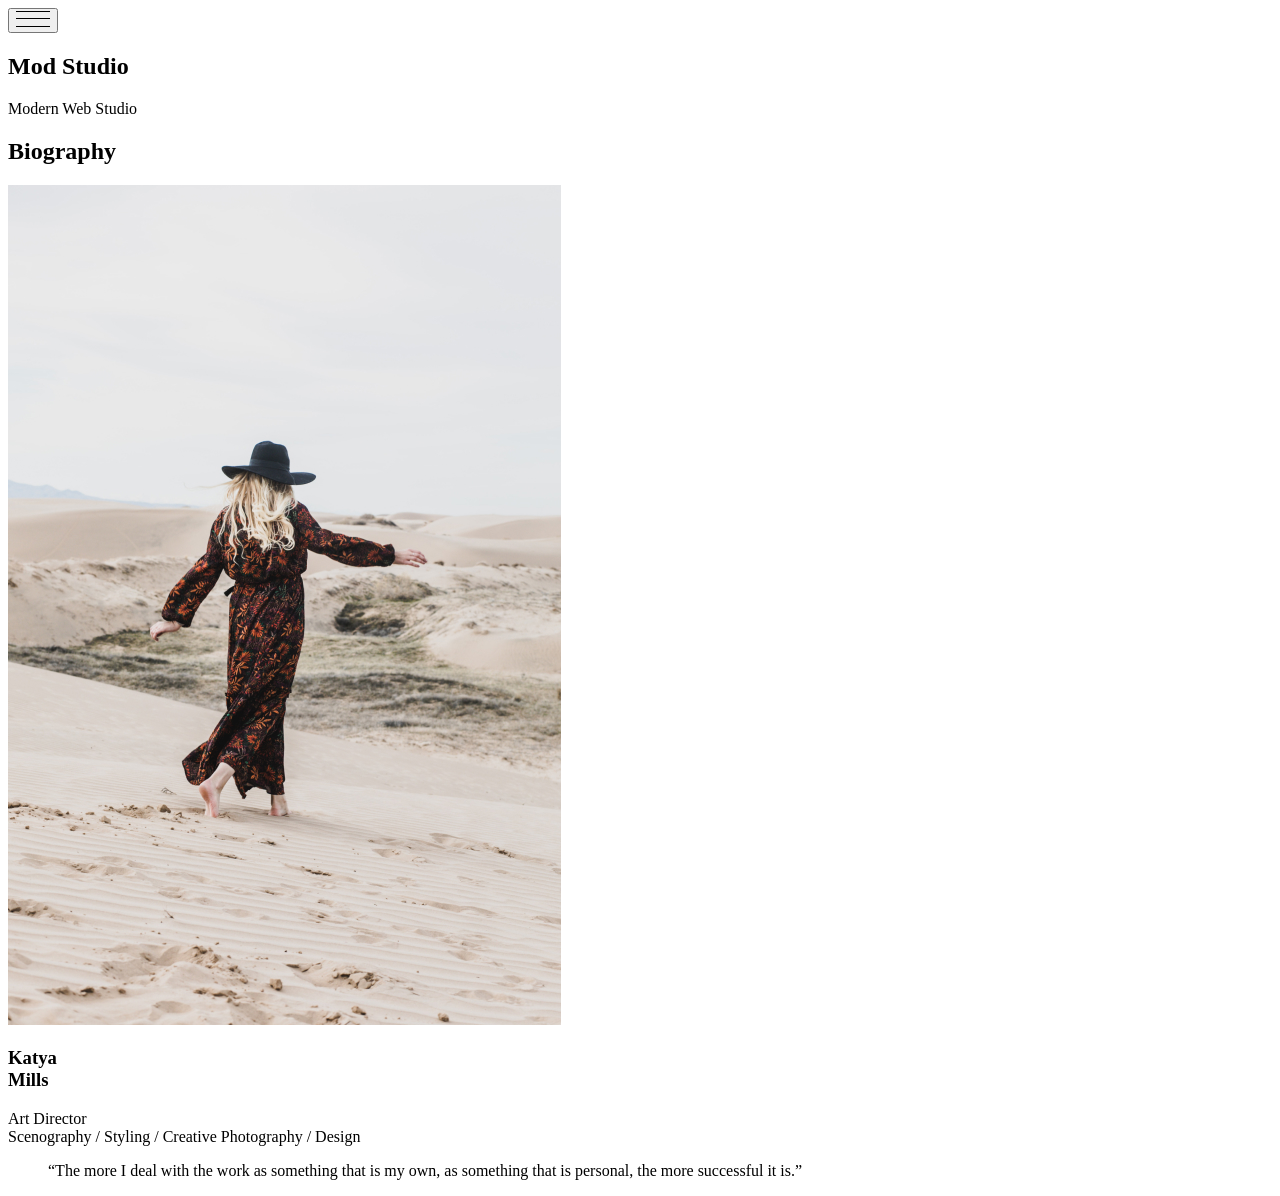
<file: Otus-webpack-demo-main/src/index.html>
<!DOCTYPE html>
<html lang="en">
  <head>
    <meta charset="UTF-8">
    <meta http-equiv="X-UA-Compatible" content="IE=edge">
    <meta name="viewport" content="width=device-width, initial-scale=1.0">
    <title>Mod Studio</title>
    <link rel="shortcut icon" href="favicon.ico" type="image/x-icon">
    <link rel="preconnect" href="https://fonts.googleapis.com">
    <link rel="preconnect" href="https://fonts.gstatic.com" crossorigin>
    <link href="https://fonts.googleapis.com/css2?family=Roboto:wght@400;500;700&display=swap" rel="stylesheet">
  </head>
<body>

  <header class="header wrap">
    <button class="menu-btn" type="button">
      <img src="./img/burger.svg" alt="Open menu.">
    </button>
  </header>

  <section class="promo wrap">
    <div class="promo-wrap">
      <div class="promo-box">
        <h1 class="promo-title title">Mod Studio</h1>
        <p class="promo-desc">Modern Web Studio</p>
      </div>
    </div>
  </section>
  
  <section class="about wrap">
    <div class="about-wrap">
      <h2 class="about-title">Biography</h2>
      <div class="about-img-box">
        <picture>
          <source media="(max-width: 767.99px)" srcset="./img/authtor-mobile.jpg">
          <img src="./img/authtor.jpg" alt="Katya Mills photo">
        </picture>
        
      </div>
      <div class="about-text-box">
        <h3 class="about-name  title">Katya <br>Mills</h3>
        <p class="about-prof">
          Art Director<br>
          Scenography / Styling / Creative Photography / Design
        </p>
        <blockquote class="about-cite">
          “The more I deal with the work as something that is my own,  as something that is personal, the more successful it is.”
        </blockquote>
      </div>
    </div>
  </section>

</body>
</html>
</file>
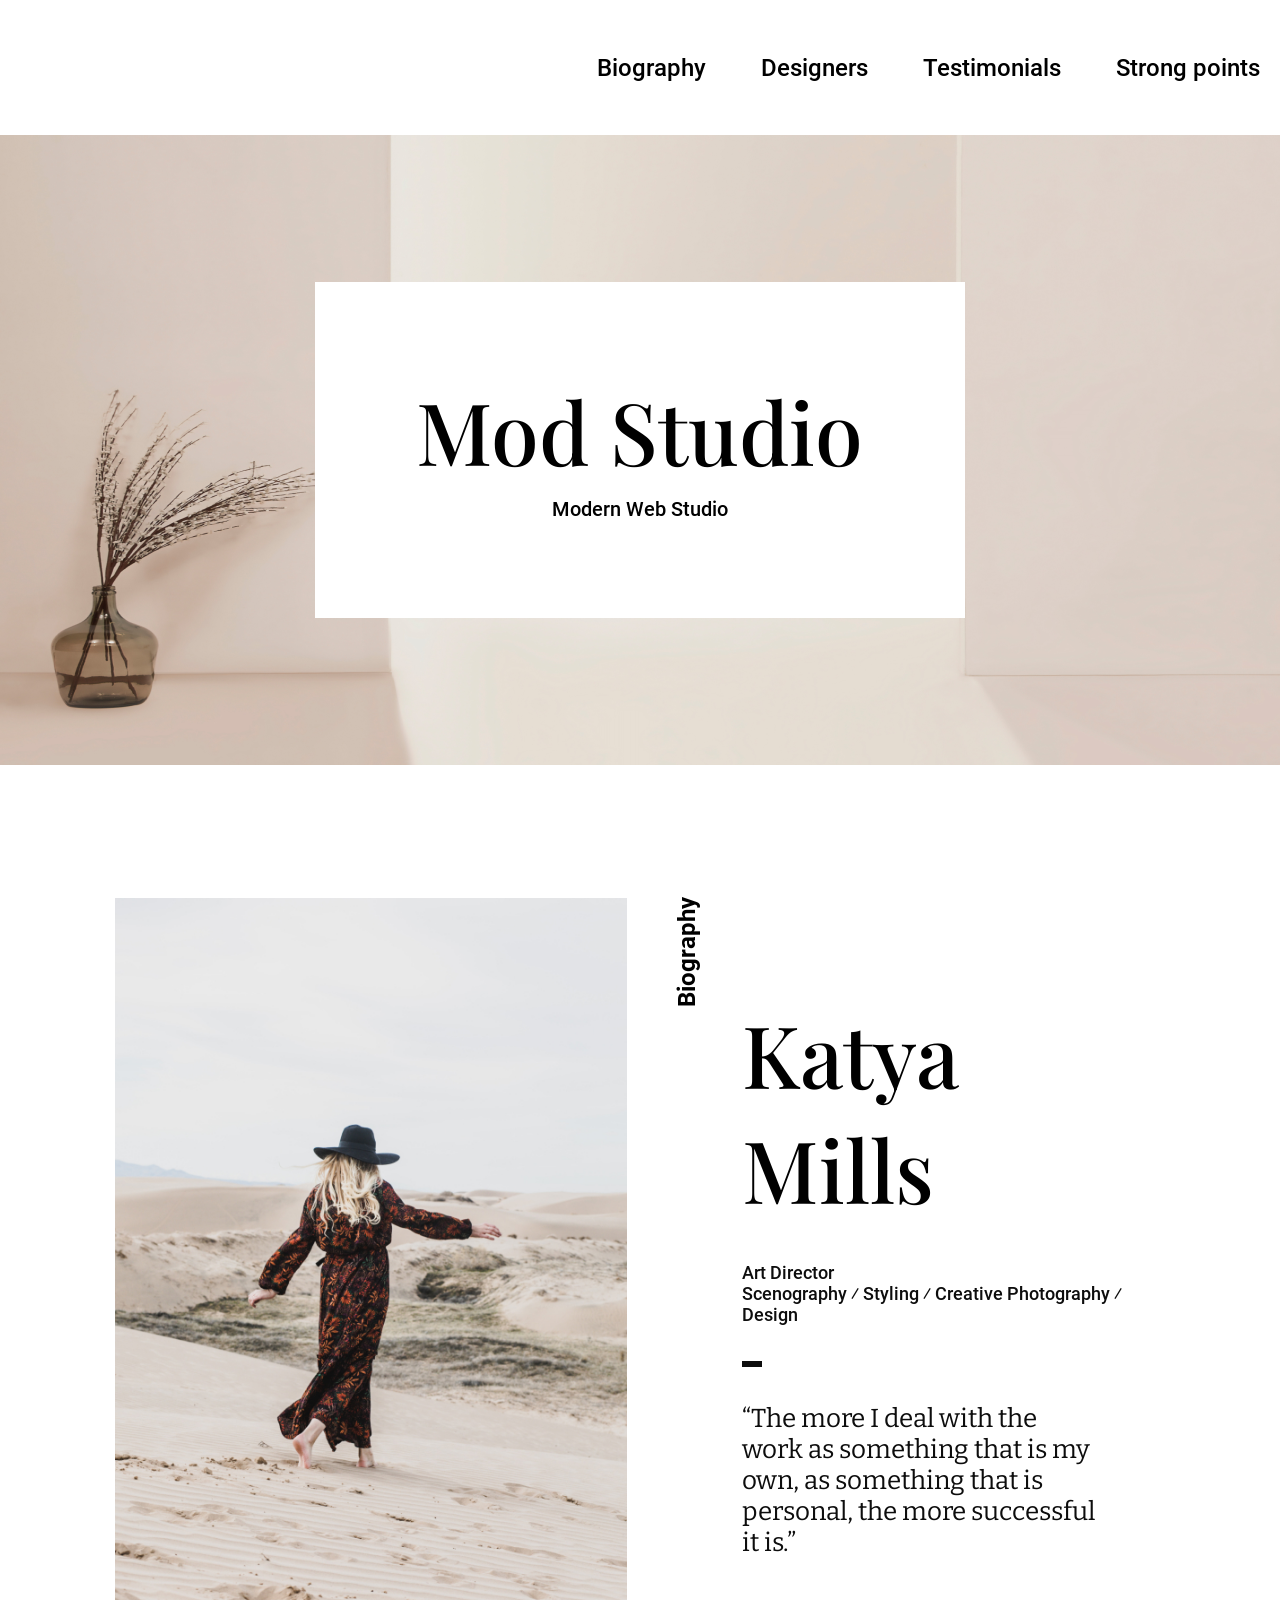
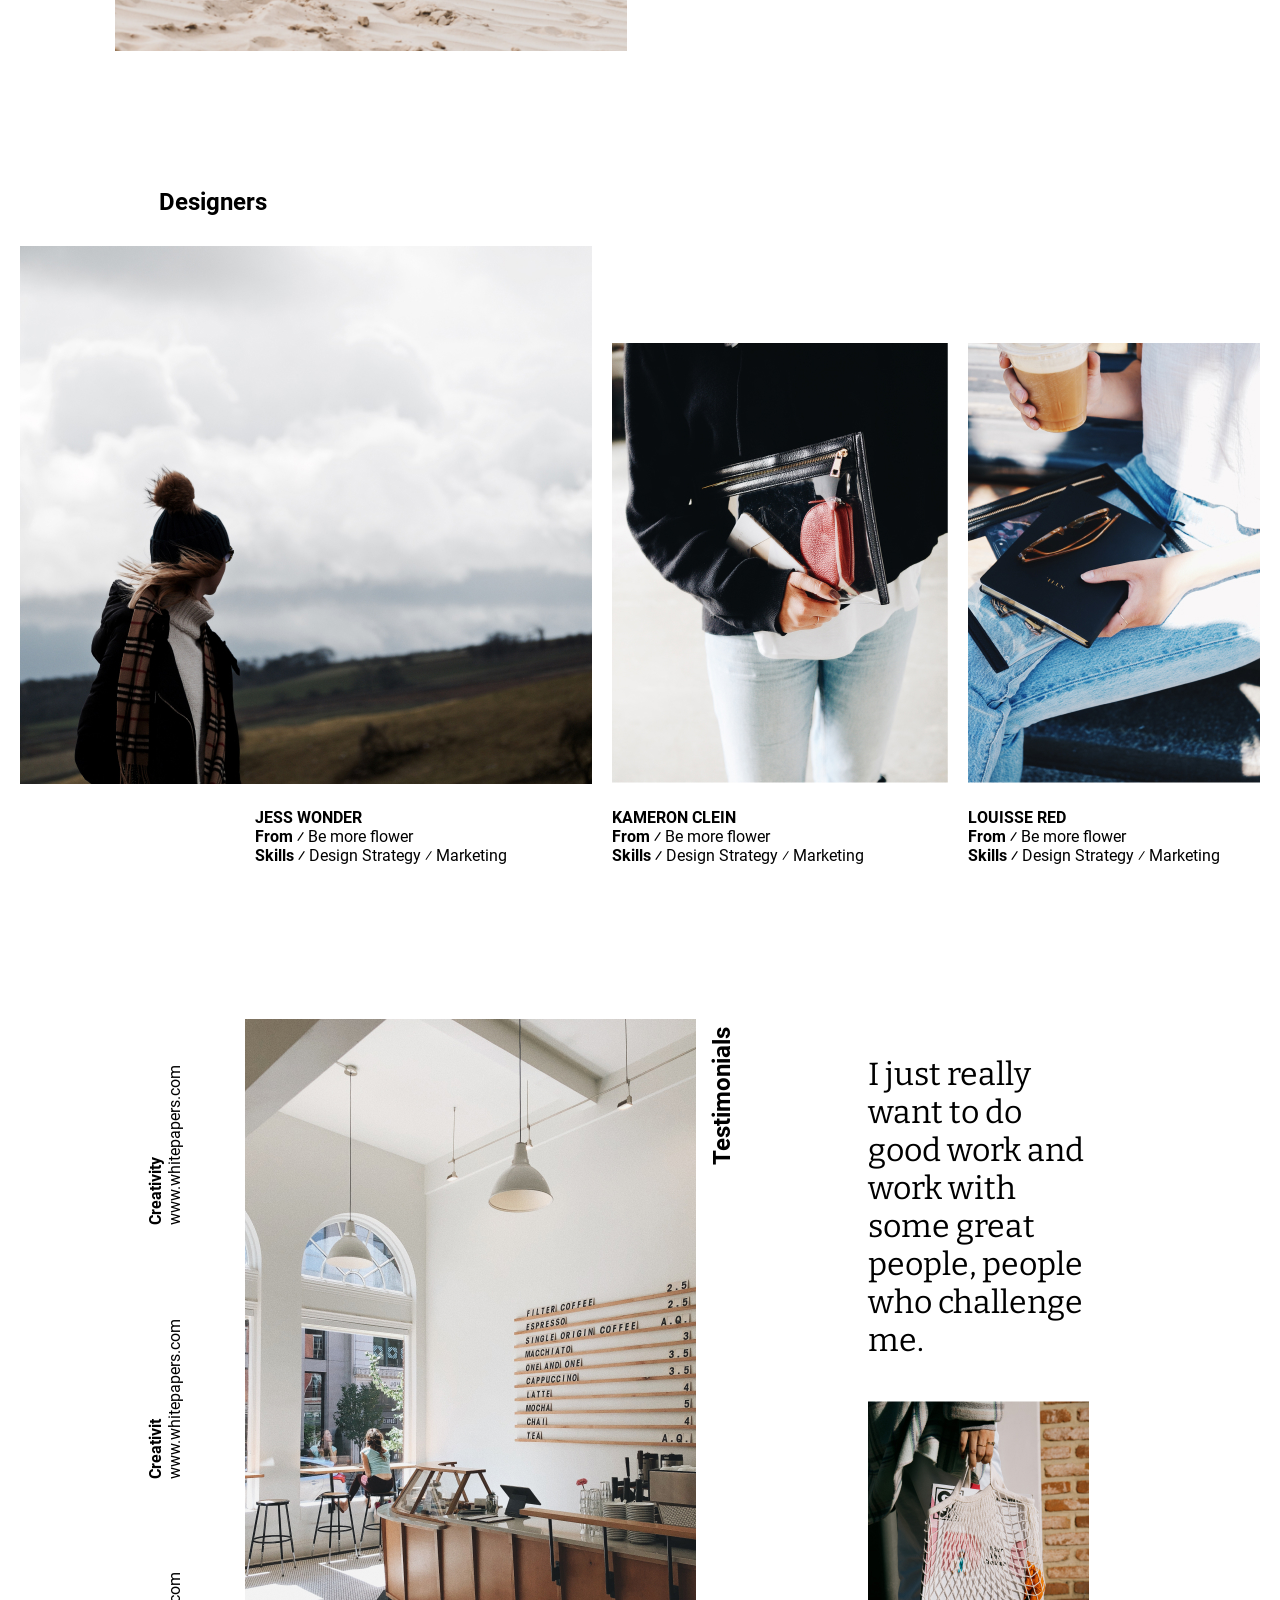
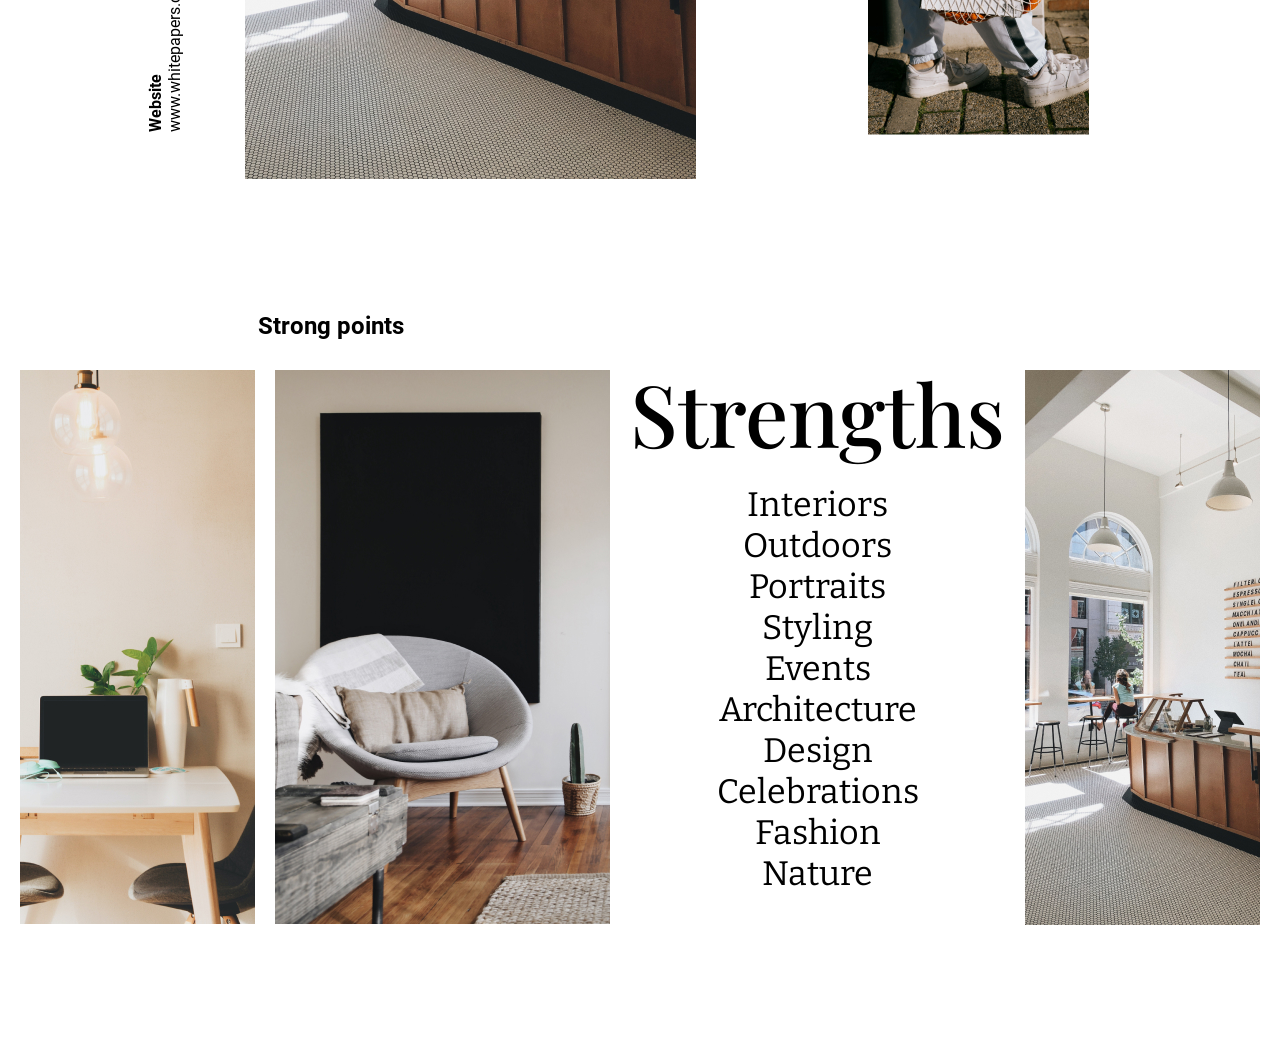
<file: otus-css-kononenko/otus-css-pivneva-automatization/src/index.html>
<!DOCTYPE html>
<html lang="en">
<head>
    <meta charset="UTF-8">
    <meta name="viewport" content="width=device-width, initial-scale=1.0">
    <title>Mod Studio</title>
    <link rel="preconnect" href="https://fonts.googleapis.com">
    <link rel="preconnect" href="https://fonts.gstatic.com" crossorigin> 
    <link href="https://fonts.googleapis.com/css2?family=Bitter:wght@700&family=Fira+Sans:wght@400;500;900&display=swap" rel="stylesheet">
    <link rel="stylesheet" href="./styles/style.css">
</head>
<body>
    <div>
        <main>
            <header class="header_menu">
                <ul class="menu">
                    <li><a class="menu-link family_roboto" href="#Biography">B<span>iography</span></a></li>
                    <li><a class="menu-link family_roboto" href="#Designers">D<span>esigners</span></a></li>
                    <li><a class="menu-link family_roboto" href="#Testimonials">T<span>estimonials</span></a></li>
                    <li><a class="menu-link family_roboto" href="#StrongPoints">S<span>trong points</span></a></li>
                </ul>
            </header>
            <div class="header_screensaver">
                <div class="screensaver_text">
                    <h1 class="title-site family_playfair-display">Mod Studio</h1>
                    <p class="title-site_label family_roboto">Modern Web Studio</p>
                </div>
            </div>
        </main>
        <section id="Biography" class="biography d-flex two-column">            
            <div class="first-column column-biography-img">
                <img class="biography-img" src="./img/katya_mills.jpg" alt="Katya Mills">
            </div>
            <div class="d-flex two-column second-column">
                <div class="d-flex section-title_padding">
                    <h2 class="section-title family_roboto biography_vertical-text">Biography</h2>  
                </div> 
                <div class="d-flex two-column_height-100 one-column">                     
                    <div class="biography-status_container">
                        <p class="biography_status family_roboto">Art Director</p>
                        <ul class="biography_orientation family_roboto">
                            <li>Scenography <span>&#8260;</span></li>
                            <li>Styling <span>&#8260;</span></li>
                            <li>Creative Photography <span>&#8260;</span></li>
                            <li>Design</li>
                        </ul>
                    </div> 
                    <div class="biography_name_first">
                        <p class="biography_name family_playfair-display"><span>- </span>Katya Mills</p>
                    </div>
                    <div class="stripe"></div>
                    <div class="biography_citation family_bitter">                        
                        <blockquote>
                            “The more I deal with the work as something that is my own,  as something that is personal, the more successful it is.”
                        </blockquote>
                    </div>
                </div>
            </div>
        </section>
        <section id="Designers" class="designers">
            <h2 class="section-title family_roboto designers_title">Designers</h2>
            <div class="d-flex designers_content">
                <div class="d-grid">
                    <img class="designers_big-img" src="./img/jess_wonder.jpg" alt="Jess Wonder">
                    <div class="designers_float-fight">
                        <p class="designers_name family_roboto">Jess Wonder</p>
                        <p class="designers_orientation family_roboto"><span>From &#8260;</span> Be more flower</p>
                        <p class="designers_orientation family_roboto"><span>Skills &#8260;</span> Design Strategy &#8260; Marketing</p>
                    </div>
                </div>
                <div>
                    <img src="./img/kameron_clein.jpg" alt="Kameron Clein">
                    <p class="designers_name family_roboto">Kameron Clein</p>
                    <p class="designers_orientation family_roboto"><span>From &#8260;</span> Be more flower</p>
                    <p class="designers_orientation family_roboto"><span>Skills &#8260;</span> Design Strategy &#8260; Marketing</p>
                </div>
                <div>
                    <img src="./img/louisse_red.jpg" alt="Louisse Red">
                    <p class="designers_name family_roboto">Louisse Red</p>
                    <p class="designers_orientation family_roboto"><span>From &#8260;</span> Be more flower</p>
                    <p class="designers_orientation family_roboto"><span>Skills &#8260;</span> Design Strategy &#8260; Marketing</p>
                </div>
                <div>
                    <img src="./img/kameron_clein.jpg" alt="Kameron Clein">
                    <p class="designers_name family_roboto">Kameron Clein</p>
                    <p class="designers_orientation family_roboto"><span>From &#8260;</span> Be more flower</p>
                    <p class="designers_orientation family_roboto"><span>Skills &#8260;</span> Design Strategy &#8260; Marketing</p>
                </div>
            </div>
        </section>
        <section id="Testimonials" class="d-grid grid_three-column">
            <div class="testimonials_title">
                <h2 class="section-title family_roboto testimonials_title-vertical">Testimonials</h2>
            </div>
            <div class="d-grid testimonials_site">
                <div class="testimonials_site__element">
                    <p class="testimonials_site-title family_roboto">Creativity</p>
                    <p class="testimonials_site-link family_roboto">www.whitepapers.com</p>
                </div>
                <div class="testimonials_site__element">
                    <p class="testimonials_site-title family_roboto">Creativit</p>
                    <p class="testimonials_site-link family_roboto">www.whitepapers.com</p>
                </div>
                <div class="testimonials_site__element">
                    <p class="testimonials_site-title family_roboto">Website</p>
                    <p class="testimonials_site-link family_roboto">www.whitepapers.com</p>
                </div>
            </div>
            <div class="d-grid testimonials-img_center">
                <img class="testimonials_img" src="./img/website.jpg" alt="website">
            </div>
            <div class="testimonials_citation family_bitter">
                <blockquote>
                    I just really want to do good work and work with some great people, people who challenge me.
                </blockquote>
                <div class="testimonials-citation_img">
                    <img src="./img/shop.jpg" alt="shop">
                </div>
            </div>
        </section>
        <section id="StrongPoints" class="strong-points">
            <h2 class="section-title strong-points_title family_roboto">Strong points</h2>
            <div class="strong-points_content">
                <div class="strong-points_container-img">
                    <img src="./img/points_1.jpg" alt="strong points 1">
                </div>
                <div class="strong-points_container-img">
                    <img src="./img/points_2.jpg" alt="strong points 2">
                </div>
                <div>
                    <p class="strong-points_list-title family_playfair-display">Strengths</p>
                    <ul class="strong-points_list family_bitter">
                        <li>Interiors</li>
                        <li>Outdoors</li>
                        <li>Portraits</li>
                        <li>Styling</li>
                        <li>Events</li>
                        <li>Architecture</li>
                        <li>Design</li>
                        <li>Celebrations</li>
                        <li>Fashion</li>
                        <li>Nature</li>
                    </ul>                
                </div>
                <div class="strong-points_container-img">
                    <img src="./img/strengths.jpg" alt="strengths">
                </div>
            </div>
        </section>
    </div>
</body>
</html>
</file>
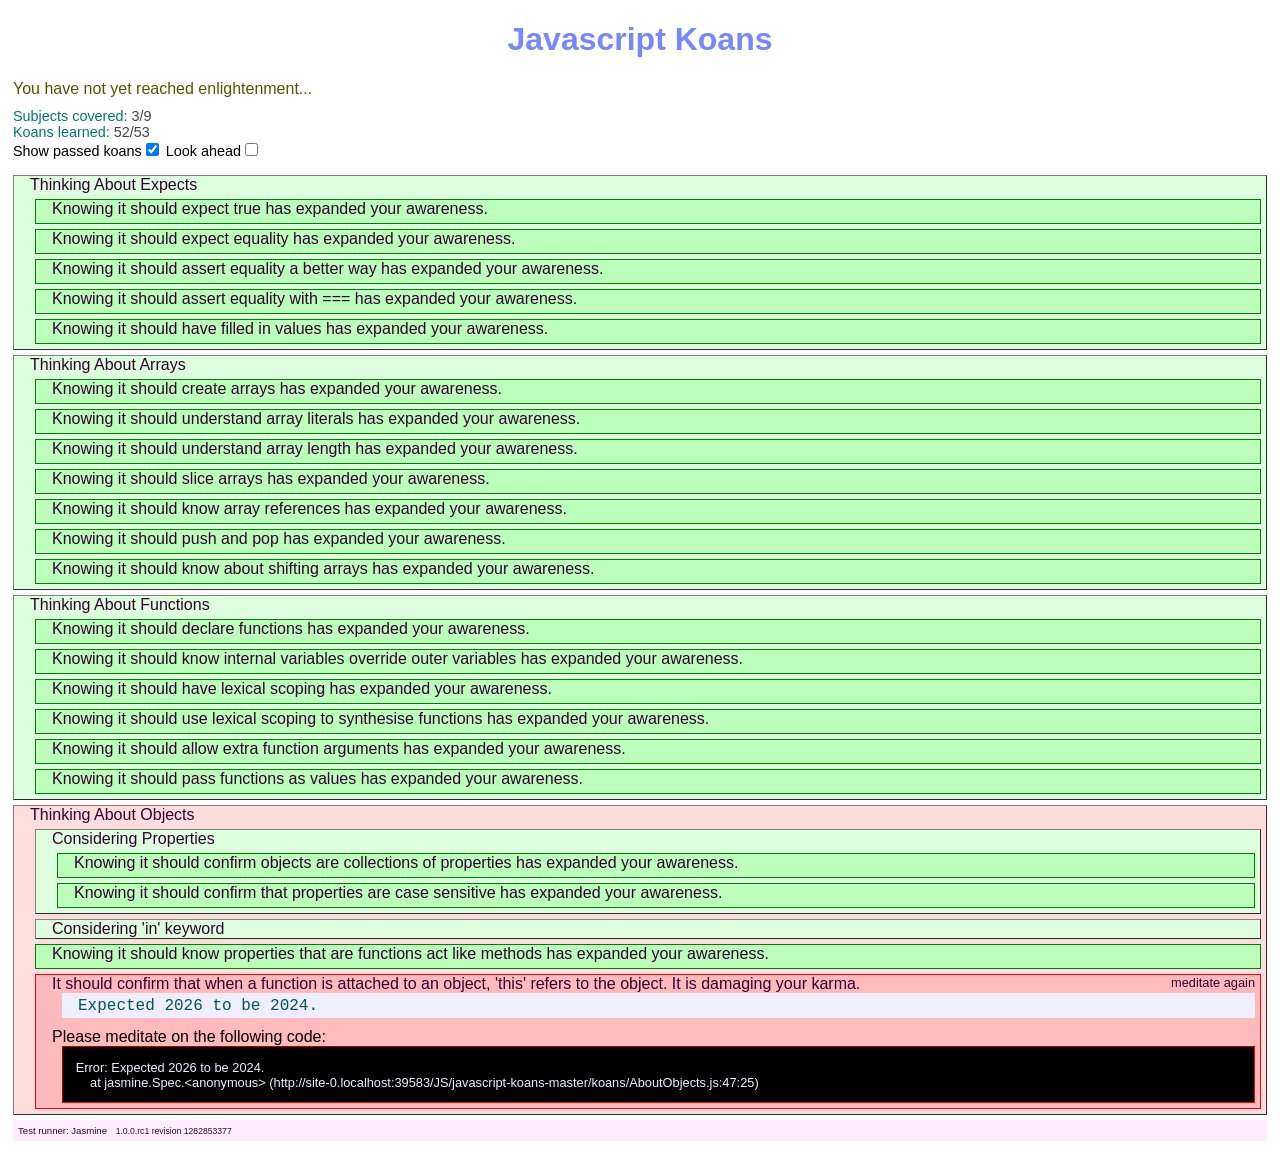
<file: JS/javascript-koans-master/KoansRunner.html>
<!DOCTYPE HTML PUBLIC "-//W3C//DTD HTML 4.01 Transitional//EN"
  "http://www.w3.org/TR/html4/loose.dtd">
<html>
<head>
  <title>Javascript Koans</title>
  <link rel="stylesheet" type="text/css" href="lib/jasmine/jskoans-jasmine.css">
  <script type="text/javascript" src="lib/jasmine/jasmine.js"></script>
  <script type="text/javascript" src="lib/jasmine/jasmine-html.js"></script>
  <script type="text/javascript" src="lib/jasmine/jskoans-jasmine-html.js"></script>
  
  <script type="text/javascript" src="lib/underscore-min.js"></script>

  <script type="text/javascript" src="lib/FILL_ME_IN.js"></script>

  <script type="text/javascript" src="koans/AboutExpects.js"></script>
  <script type="text/javascript" src="koans/AboutArrays.js"></script>
  <script type="text/javascript" src="koans/AboutFunctions.js"></script>
  <script type="text/javascript" src="koans/AboutObjects.js"></script>
  <script type="text/javascript" src="koans/AboutMutability.js"></script>
  <script type="text/javascript" src="koans/AboutHigherOrderFunctions.js"></script>
  <script type="text/javascript" src="koans/AboutInheritance.js"></script>
  <script type="text/javascript" src="koans/AboutApplyingWhatWeHaveLearnt.js"></script>

</head>
<body>

<script type="text/javascript">
  jasmine.getEnv().addReporter(new JsKoansReporter());
  jasmine.getEnv().execute();
</script>

</body>
</html>
</file>
<file: otus-css-kononenko/otus-css-pivneva-automatization/src/styles/style.css>
:root{
    --color-black: #000;
    --color-lighter: #0D0D0D;
    --color-wight: #fff;
}
@font-face{
    font-family: 'Roboto';
    src: url('./../fonts/Roboto/Roboto-Regular.ttf');
    font-weight: 400;
}
@font-face{
    font-family: 'Roboto';
    src: url('./../fonts/Roboto/Roboto-Medium.ttf');
    font-weight: 500;
}
@font-face{
    font-family: 'Roboto';
    src: url('./../fonts/Roboto/Roboto-Bold.ttf');
    font-weight: 700;
}
@font-face{
    font-family: 'Playfair Display';
    src: url('./../fonts/Playfair_Display/static/PlayfairDisplay-Regular.ttf');
    font-weight: 400;
}
@font-face{
    font-family: 'Playfair Display';
    src: url('./../fonts/Playfair_Display/static/PlayfairDisplay-Medium.ttf');
    font-weight: 500;
}
@font-face{
    font-family: 'Bitter';
    src: url('./../fonts/Bitter/static/Bitter-Light.ttf');
    font-weight: 300;
}
@font-face{
    font-family: 'Bitter';
    src: url('./../fonts/Bitter/static/Bitter-Regular.ttf');
    font-weight: 400;
}
@font-face{
    font-family: 'Bitter';
    src: url('./../fonts/Bitter/static/Bitter-Bold.ttf');
    font-weight: 700;
}
*{
    margin: 0;
    padding: 0;
}
/* общие стили */
.family_roboto{font-family: Roboto;}
.family_playfair-display{font-family: Playfair Display;}
.family_bitter{font-family: Bitter;}
.d-flex{display: flex;}
.d-grid{display: grid;}
.one-column{
    flex-direction: column;
    flex-wrap: nowrap;
    justify-content: center;
    gap: 36px;
}
.first-column{width: 40%;}
.second-column{width: 42%;}
.two-column{
    flex-direction: row;
    flex-wrap: nowrap;
    justify-content: center;
}
.two-column_height-100{height: 100%;}
.d-grid{display: grid;}
.grid_three-column{
    grid-template-columns: 2fr 3fr 1fr 3fr 1fr;
    grid-template-rows: 1fr;;
    justify-content: center;
    margin: 0 20px 10.4%;
}
/* END общие стили*/
.header_menu{
    min-height: 135px;
    display: flex;
    justify-content: flex-end;
    align-items: center;
    margin: 0px 20px;
}
.menu{
    list-style: none;
    display: flex;
    justify-content: flex-end;
    align-items: center;
    gap: 55px;
    flex: 1 0 0;
}
.menu-link{
    text-decoration: none;
    color: var(--color-black);
    font-size: 24px;
    font-weight: 500;
    display: inline-block;
    transition: transform 0.3s ease;
    transition: color 0.3s ease;
}
.menu-link:hover{
    text-decoration: underline;
    cursor: pointer;
    transform: scale(1.2);
}
.menu-link:focus{
    color: #5A3232;
}

.header_screensaver{
    height: 630px;
    flex-shrink: 0;
    background: no-repeat center/100% url("./../img/bacground_studio.png");
    background-size: cover;
    display: flex;
    justify-content: center;
    align-items: center;
    -webkit-animation: kenburns-top-right 7s ease-in-out both;
        animation: kenburns-top-right 7s ease-in-out both;
    margin-bottom: 10.4%;
}
.screensaver_text{
    display: flex;
    /* width: 690px;
    padding: 110px 20px; */
    width: 48%;
    padding: 7.6% 1.4%;
    flex-direction: column;
    justify-content: center;
    align-items: center;
    gap: 14px;
    background-color: var(--color-wight);
}
.title-site{
    color: var(--color-black);
    font-size: 86px;
    font-weight: 500;
    line-height: 120%;
}
.title-site_label{
    color: var(--color-black);
    font-size: 20px;
    font-weight: 500;
}

.section-title_padding{padding: 40px 0px;}
.section-title{
    color: var(--color-black);
    font-size: 24px;
    font-weight: 700;
}

.biography{margin-bottom: 10.4%;}
.biography-img{width: 100%;}
.biography_name{
    color: var(--color-black);
    font-size: 86px;
    font-weight: 500;
}
.biography_name>span{display: none;}
.biography_name_first{order: -1;}
.biography_status,
.biography_orientation{
    color: var(--color-lighter);
    font-size: 18px;
    font-weight: 500;
}
.biography_orientation{list-style-type: none;}
.biography_orientation li{
    display: inline-block;
}
.stripe{
    width: 20px;
    height: 6px;
    background-color: var(--color-lighter);
}
.biography_citation{
    color: var(--color-lighter);
    font-size: 26px;
    font-weight: 400;
    padding-right: 15%;
    display: flex;
    flex-direction: column;
    align-items: flex-start;
    gap: 18px;
    order: 1;
}
.biography_vertical-text{
    width: 115px;
    height: 23px;
    transform: rotate(-90deg);
}

.designers{margin: 0px 20px 10.4% 20px;}
.designers_name{
    color: var(--color-black);
    font-size: 16px;
    font-weight: 700;
    text-transform: uppercase;
}
.designers_title{
    width: 334px;
    margin-left: 139px;
    margin-bottom: 30px;
}
.designers_orientation{
    color: var(--color-black);
    font-size: 16px;
    font-weight: 400;
}
.designers_orientation>span{
    font-weight: 700;
}
.designers_content{
    gap: 20px;
    align-items: end;
    margin: 0px auto;
    overflow-x: auto;
    scroll-behavior: smooth;
    justify-content: start;
    padding-bottom: 20px;
}
.designers_content img{
    margin-bottom: 21px;
}
.designers_float-fight{
    margin-top: 3px;
    width: 59%;
    justify-self: end;
}

.testimonials_site-title{
    color: var(--color-black);
    font-size: 16px;
    font-weight: 700;
    text-transform: capitalize;
}
.testimonials_site-link{
    color: var(--color-black);
    font-size: 16px;
    font-weight: 400;
}
.testimonials_citation{
    color: var(--color-black);
    font-size: 32px;
    font-weight: 400;
    justify-self: center;
    order: 2;
    display: flex;
    flex-direction: column;
    justify-content: center;
    align-items: center;
    gap: 42px;
}
.testimonials_citation blockquote{width: 221px;}
.testimonials_title{
    order: 1;
    position: relative;
    width: 100px;
    padding: 20px 0px;
}
.testimonials_site{
    justify-self: end;
    grid-template-columns: 1fr;
    grid-template-rows: 1fr 1fr 1fr;
    /*display: flex;
  flex-wrap: nowrap;
  flex-direction: column;*/
}
.testimonials_site__element{
    transform: rotate(-90deg);
    align-self: center;
}
.testimonials-img_center{
    width: 100%;
    object-fit: contain;
}
.testimonials_img{height: 100%;}
.testimonials_title-vertical{
    height: 15%;
    position: absolute;
    transform: rotate(-90deg);
}

.strong-points{
    margin-bottom: 10.4%;
}
.strong-points_title{
    margin-bottom: 30px;
    margin-left: 258px;
}
.strong-points_list-title{
    color: var(--color-black);
    font-size: 86px;
    font-weight: 500;
    line-height: 100%;
    text-align: center;
}
.strong-points_list{
    list-style-type: none;
    text-align: center;
    margin-top: 28px;
    margin-bottom: 18px;
}
.strong-points_list li{
    color: var(--color-black);
    font-size: 34px;
    font-weight: 400;
}
.strong-points_content{
    /* grid-template-columns: repeat(auto-fill, 350px[col-start] 350px [col-middle] 450px[col-end]);
    grid-auto-flow: column; */
    display: -ms-grid;
    display: grid;
    -ms-grid-columns: 350px 20px 350px 20px 450px 20px 350px;
    grid-template-columns: 350px 350px 450px 350px;
    -ms-grid-rows: 1fr;
    grid-template-rows: 1fr;
    margin: 0 20px;
    gap: 20px;
    overflow-x: auto;
    scroll-behavior: smooth;
    justify-content: center;
}
.strong-points_content > *:nth-child(1){
    -ms-grid-row: 1;
    -ms-grid-column: 1;
}
.strong-points_content > *:nth-child(2){
    -ms-grid-row: 1;
    -ms-grid-column: 3;
}
.strong-points_content > *:nth-child(3){
    -ms-grid-row: 1;
    -ms-grid-column: 5;
}
.strong-points_content > *:nth-child(4){
    -ms-grid-row: 1;
    -ms-grid-column: 7;
}
@supports (display: flex) {
    .strong-points_content{
        display: -webkit-box;
        display: -ms-flexbox;
        display: flex;
        margin: 0 20px;
        gap: 20px;
        overflow-x: auto;
        scroll-behavior: smooth;
        justify-content: center;
        scroll-behavior: smooth;
        justify-content: center;
    }
}

@media (max-width: 620px){
    body{
        position: relative;
        height: 100%;
        padding-bottom: 82px;
    }
    .header_menu {
        margin: 0px;
        min-height: 82px;
        width: 100%;
        position: absolute;
        bottom: 0px;
    }
    .header_menu::before{
        border-top: 1px solid var(--color-black);
        width: 100%;
        height: 2px;
        content: '';
        position: absolute;
        margin-top: -25%;
    }
    .menu{
        justify-content: center;
        gap: 16px;
    }
    .menu li{padding: 8px 20px;}
    .menu-link span{display: none;}
    .menu-link{
        font-size: 40px;
        font-family: Bitter;
        font-weight: 400;
    }
    .header_screensaver{
        height: 764px;
        background: no-repeat center/100% url("./../img/bacground_studio_mobile.png");
        align-items: start;
    }
    .screensaver_text{
        width: 100%;
        height: 344px;
        box-sizing: border-box;
        padding: 0 1.25%;
        text-align: center;
    }
    .title-site{
        font-size: 70px;
        font-weight: 400;
    }
    .title-site_label{font-size: 18px;}

    .section-title {
        font-size: 18px;
    }
    .section-title_padding{
        padding: 0px;
        width: 100%;
        text-align: right;
        margin-bottom: -22px;
    }
    .two-column{flex-direction: column;}
    .first-column {
        width: 100%;
        order: 1;
    }
    .second-column{width: 100%;}
    .one-column{margin: 0px 18px;}
    .column-biography-img{
        height: 400px;
        overflow: hidden;
        display: flex;
        flex-shrink: 1;
        align-items: center;
        justify-content: center;
    }
    .biography-img{
        width: 100%;
    }
    .biography_vertical-text {
        transform: none;
        width: 100%;
        padding-right: 18px;
    }
    .biography_name {
        font-size: 64px;
        font-weight: 400;
    }
    .biography_name_first {
        order: 1;
        margin-bottom: 35px;
        text-align: left;
    }
    .biography_orientation li {
        display: list-item;
        list-style-type: '- ';
        list-style-position: inside;
    }
    .biography_orientation li > span{display: none;}
    .biography_citation {
        font-size: 30px;
        font-weight: 300;
        padding: 0px;
        order: 0;
    }
    .stripe{display: none;}
    .biography_name>span{display: inline-block;}
    .biography-status_container{width: 73%;}

    .designers_title {
        margin-left: 0px;
    }
    .designers_big-img{height: 440px;}
    .designers_float-fight {
        justify-self: start;
    }

    .grid_three-column {
        grid-template-columns: 1fr;
    }
    .testimonials_site{
        order: 2;
        justify-self: start;
        grid-template-columns: 1fr 1fr;
        width: 100%;
        gap: 25px;
    }
    .testimonials_citation{order: 1;}
    .testimonials-img_center{display: none;}
    .testimonials_title{
        width: 100%;
        text-align: right;
        padding: 0px;
    }
    .testimonials_title-vertical{
        transform: none;
        position: relative;
        height: 100%;
    }
    .testimonials_site__element{
        transform: none;
    }
    .testimonials_citation{gap: 24px;}
    .testimonials_citation blockquote{
        width: 81.5%;
    }
    .testimonials_citation{
        font-size: 30px;
        font-weight: 300;
        text-align: center;
        margin: 28px auto;
    }
    .testimonials-citation_img{
        height: 330px;
        width: 100%;
        overflow: hidden;
        display: flex;
        align-items: center;
        justify-content: center;
        object-fit: fill;
    }
    .testimonials-citation_img img{width: 100%;}

    .strong-points_content{
        height: 450px;
        justify-content: start;
    }
    .strong-points_title {
        margin-left: 0px;
        padding: 0 18px;
    }
    .strong-points {margin-bottom: 19%;}
    .strong-points_content > :nth-child(3){order: -1;}
    .strong-points_list-title {
        font-size: 46px;
        font-weight: 400;
    }
    .strong-points_list {
        text-align: left;
        margin-top: 24px;
        margin-bottom: 18px;
        padding: 0 16px;
      }
    .strong-points_list li {font-size: 24px;}
    .strong-points_container-img{
        aspect-ratio: auto;
        width: 100%;
    }
    .strong-points_container-img img{height: 100%;}
}

@media (min-width: 621px) and (max-width: 900px){
    .menu-link {
        font-size: 1.2rem;
    }
    .header_screensaver,
    .biography,
    .strong-points{
        margin-bottom: 8.4%;
    }
    .designers_title,
    .strong-points_title{
        margin-left: 10%;
        margin-bottom: 3%;
    }
    .designers {
        margin: 0px 20px 8% 20px;
    }
    .grid_three-column {
        margin: 0 20px 8%;
    }

    .header_menu {
        min-height: 100px;
    }
    .header_screensaver {
        height: 430px;
    }
    .title-site {
        font-size: 3.6rem;
    }

    .second-column {
        width: 50%;
    }
    .section-title_padding {
        position: relative;
        width: 50%;
        padding: 20px 0px;
    }
    .biography_vertical-text {
        height: 100px;
        position: absolute;
    }
    .biography_name{
        font-size: 3.2rem;
    }
    .biography_citation{
        padding-right: 0px;
        font-size: 1.2rem;
    }

    .designers_content img {
        max-height: 300px;
    }

    .testimonials_site{
        order: 3;
        grid-column: 1/4;
        width: 100%;
        display: flex;
    }
    .grid_three-column {
        grid-template-columns: 3fr 1fr 3fr;
        grid-template-rows: 5fr 1fr;
    }
    .testimonials_title-vertical {
        height: 25%;
    }
    .testimonials_site__element {
        transform: rotate(0deg);
        display: inline-block;
        float: left;
        width: 45%;
        padding: 10px 20px;
    }
    .testimonials_citation{width: 100%;}
    .testimonials_citation blockquote {
        width: 90%;
        font-size: 1.7rem;
    }
    .testimonials_img{width: 100%;}
    .testimonials-citation_img{
        height: 250px;
        width: 100%;
        overflow: hidden;
    }
    .testimonials-citation_img img{padding: 7%;}

    .strong-points_content{
        height: 450px;
        padding: 10px;
        justify-content: start;
    }
    .strong-points_content > :nth-child(1){order: -2;}
    .strong-points_content > :nth-child(3){
        order: -1;
        padding-right: 10%;
    }
    .strong-points_list-title {font-size: 3rem;}
    .strong-points_list li {
        font-size: 24px;
    }
    .strong-points_container-img img{
        height: 100%;
    }
}

@media (max-width: 420px){
    body{
        position: relative;
        height: 100%;
        padding-bottom: 82px;
    }
    .header_menu {
        min-height: 82px;
        width: 90%;
        position: absolute;
        bottom: 0px;
    }
    .menu{
        justify-content: center;
    }
    .menu-link span{display: none;}
    .menu-link{
        font-size: 40px;
        font-family: Bitter;
        font-weight: 400;
    }
    .header_screensaver{
        height: 764px;
        background: no-repeat center/100% url("./../img/bacground_studio_mobile.png");
        align-items: start;
    }
    .screensaver_text{
        width: 100%;
        height: 344px;
        box-sizing: border-box;
        padding: 0 1.25%;
        text-align: center;
    }
    .title-site{
        font-size: 70px;
        font-weight: 400;
    }
    .title-site_label{font-size: 18px;}

    .section-title {
        font-size: 18px;
    }
    .section-title_padding{
        padding: 0px;
        width: 100%;
        text-align: right;
        margin-bottom: -22px;
    }
    .two-column{flex-direction: column;}
    .first-column {
        width: 100%;
        order: 1;
    }
    .second-column{width: 100%;}
    .one-column{margin: 0px 18px;}
    .column-biography-img{
        height: 400px;
        overflow: hidden;
        display: flex;
        flex-shrink: 1;
        align-items: center;
        justify-content: center;
    }
    .biography-img{
        width: 100%;
    }
    .biography_vertical-text {
        transform: none;
        width: 100%;
        padding-right: 18px;
    }
    .biography_name {
        font-size: 64px;
        font-weight: 400;
    }
    .biography_name_first {
        order: 1;
        margin-bottom: 35px;
        text-align: left;
    }
    .biography_orientation li {
        display: list-item;
        list-style-type: '- ';
        list-style-position: inside;
    }
    .biography_orientation li > span{display: none;}
    .biography_citation {
        font-size: 30px;
        font-weight: 300;
        padding: 0px;
        order: 0;
    }
    .stripe{display: none;}
    .biography_name>span{display: inline-block;}
    .biography-status_container{width: 73%;}

    .designers_title {
        margin-left: 0px;
    }
    .designers_big-img{height: 440px;}
    .designers_float-fight {
        justify-self: start;
    }

    .grid_three-column {
        grid-template-columns: 1fr;
    }
    .testimonials_site{
        order: 2;
        justify-self: start;
        grid-template-columns: 1fr 1fr;
        width: 100%;
        gap: 25px;
    }
    .testimonials_citation{order: 1;}
    .testimonials-img_center{display: none;}
    .testimonials_title{
        width: 100%;
        text-align: right;
        padding: 0px;
    }
    .testimonials_title-vertical{
        transform: none;
        position: relative;
        height: 100%;
    }
    .testimonials_site__element{
        transform: none;
    }
    .testimonials_citation{gap: 24px;}
    .testimonials_citation blockquote{
        width: 81.5%;
    }
    .testimonials_citation{
        font-size: 30px;
        font-weight: 300;
        text-align: center;
        margin: 28px auto;
    }
    .testimonials-citation_img{
        height: 330px;
        width: 100%;
        overflow: hidden;
        display: flex;
        align-items: center;
        justify-content: center;
        object-fit: fill;
    }
    .testimonials-citation_img img{width: 100%;}

    .strong-points_content{
        height: 450px;
        justify-content: start;
    }
    .strong-points_title {
        margin-left: 0px;
        padding: 0 18px;
    }
    .strong-points {margin-bottom: 19%;}
    .strong-points_content > :nth-child(3){order: -1;}
    .strong-points_list-title {
        font-size: 46px;
        font-weight: 400;
    }
    .strong-points_list {
        text-align: left;
        margin-top: 24px;
        margin-bottom: 18px;
        padding: 0 16px;
      }
    .strong-points_list li {font-size: 24px;}
    .strong-points_container-img{
        aspect-ratio: auto;
        width: 100%;
    }
    .strong-points_container-img img{height: 100%;}
}

@-webkit-keyframes kenburns-top-right {
    0% {
      -webkit-transform: scale(1);
              transform: scale(1);
      -webkit-transform-origin: 84% 16%;
              transform-origin: 84% 16%;
    }
    50% {
        -webkit-transform: scale(0.8);
                transform: scale(0.8);
        -webkit-transform-origin: right top;
                transform-origin: right top;
      }
    100% {
      -webkit-transform: scale(1);
              transform: scale(1);
      -webkit-transform-origin: right top;
              transform-origin: right top;
    }
  }
  @keyframes kenburns-top-right {
    0% {
      -webkit-transform: scale(1);
              transform: scale(1);
      -webkit-transform-origin: 84% 16%;
              transform-origin: 84% 16%;
    }
    50% {
      -webkit-transform: scale(0.8);
              transform: scale(0.8);
      -webkit-transform-origin: right top;
              transform-origin: right top;
    }
    100% {
        -webkit-transform: scale(1);
                transform: scale(1);
        -webkit-transform-origin: right top;
                transform-origin: right top;
    }
}
</file>
<file: JS/javascript-koans-master/lib/jasmine/jskoans-jasmine.css>
body {
  font-family: "Helvetica Neue Light", "Lucida Grande", "Calibri", "Arial", sans-serif;
}

h1 {
  text-align: center;
  font-weight: bold;
  color: #78f;
}

.jasmine_reporter a:visited, .jasmine_reporter a {
  color: #303; 
}

.jasmine_reporter a:hover, .jasmine_reporter a:active {
  color: blue; 
}

.run_spec_failed, .run_spec_skipped {
  float:right;
  padding-right: 5px;
  font-size: .8em;
  text-decoration: none;
}

.run_spec_passed {
  display: none;
}

.jasmine_reporter {
  margin: 0 5px;
}

.banner {
  color: #303;
  background-color: #fef;
  padding: 5px;
  font-size: 0.6em;
}

.logo {
}

.logo .version {
  font-size: 0.9em;
  padding-left: 1em;
}

.runner.running {
  background-color: yellow;
}

.options {
  padding-top: 0.5px;
}

.suite {
  border: 1px outset gray;
  margin: 5px 0;
  padding-left: 1em;
}

.suite .suite {
  margin: 5px; 
}

.suite.passed, .suite.passed-skipped {
  background-color: #dfd;
}

.suite.failed, .suite.failed-skipped {
  background-color: #fdd;
}

.spec {
  margin: 5px;
  padding-left: 1em;
  clear: both;
}

.spec.failed, .spec.passed, .spec.passed-skipped, .spec.failed-skipped {
  padding-bottom: 5px;
  border: 1px solid gray;
}

.spec.failed, .spec.failed-skipped {
  background-color: #fbb;
  border-color: red;
}

.spec.passed, .spec.passed-skipped {
  background-color: #bfb;
  border-color: green;
}

.messages {
  border-left: 1px;
}

.errorMessage {
  font-family: "Menlo", "Monaco", "Andale Mono", "Courier New", "Courier", sans-serif; 
  color: #055;
  white-space: pre;
  padding: .2em 1em;
  margin-left: 10px;
  margin-right: 5px;
  margin-bottom: 10px;
  background: #eef;
}

.meditate {
  padding-top: 1em;
}

.passed {
  background-color: #cfc;
  display: none;
}

.failed {
  background-color: #fbb;
  display: block;
}

.passed-skipped, .failed-skipped {
   display: none;
}   

.resultMessage span.result {
  display: block;
  line-height: 2em;
  color: black;
}

.resultMessage .mismatch {
  color: black;
}

.stackTrace {
  white-space: pre;
  font-size: .8em;
  margin-left: 10px;
  margin-right: 5px;
  max-height: 5em;
  overflow: auto;
  border: 1px inset red;
  padding: 1em;
  color: #eef;
  background: #000;
}

.finished-at {
  padding-left: 1em;
  font-size: .6em;
}

.show-skipped .passed-skipped {
  display: block;
}

.show-skipped .failed-skipped {
  display: block;
}

.show-passed .passed {
  display: block;
}
.show-failed .failed {
  display: block;
}

#jasmine_content {
  position:fixed;
  right: 100%;
}

.runner {
  border: 1px solid gray;
  display: block;
  margin: 5px 0;
  padding: 2px 0 2px 10px;
}

.progress {
}

.completion {
  font-size: .9em;
  padding-top: 10px;
}

.key {
  color: #077;
}

.value {
  color: #444;
}

.description {
  text-decoration: none;
}

.enlightenment-passed {
  color: #990;
  font-weight: bold;
}
.enlightenment-failed {
  color: #550;
}
</file>
